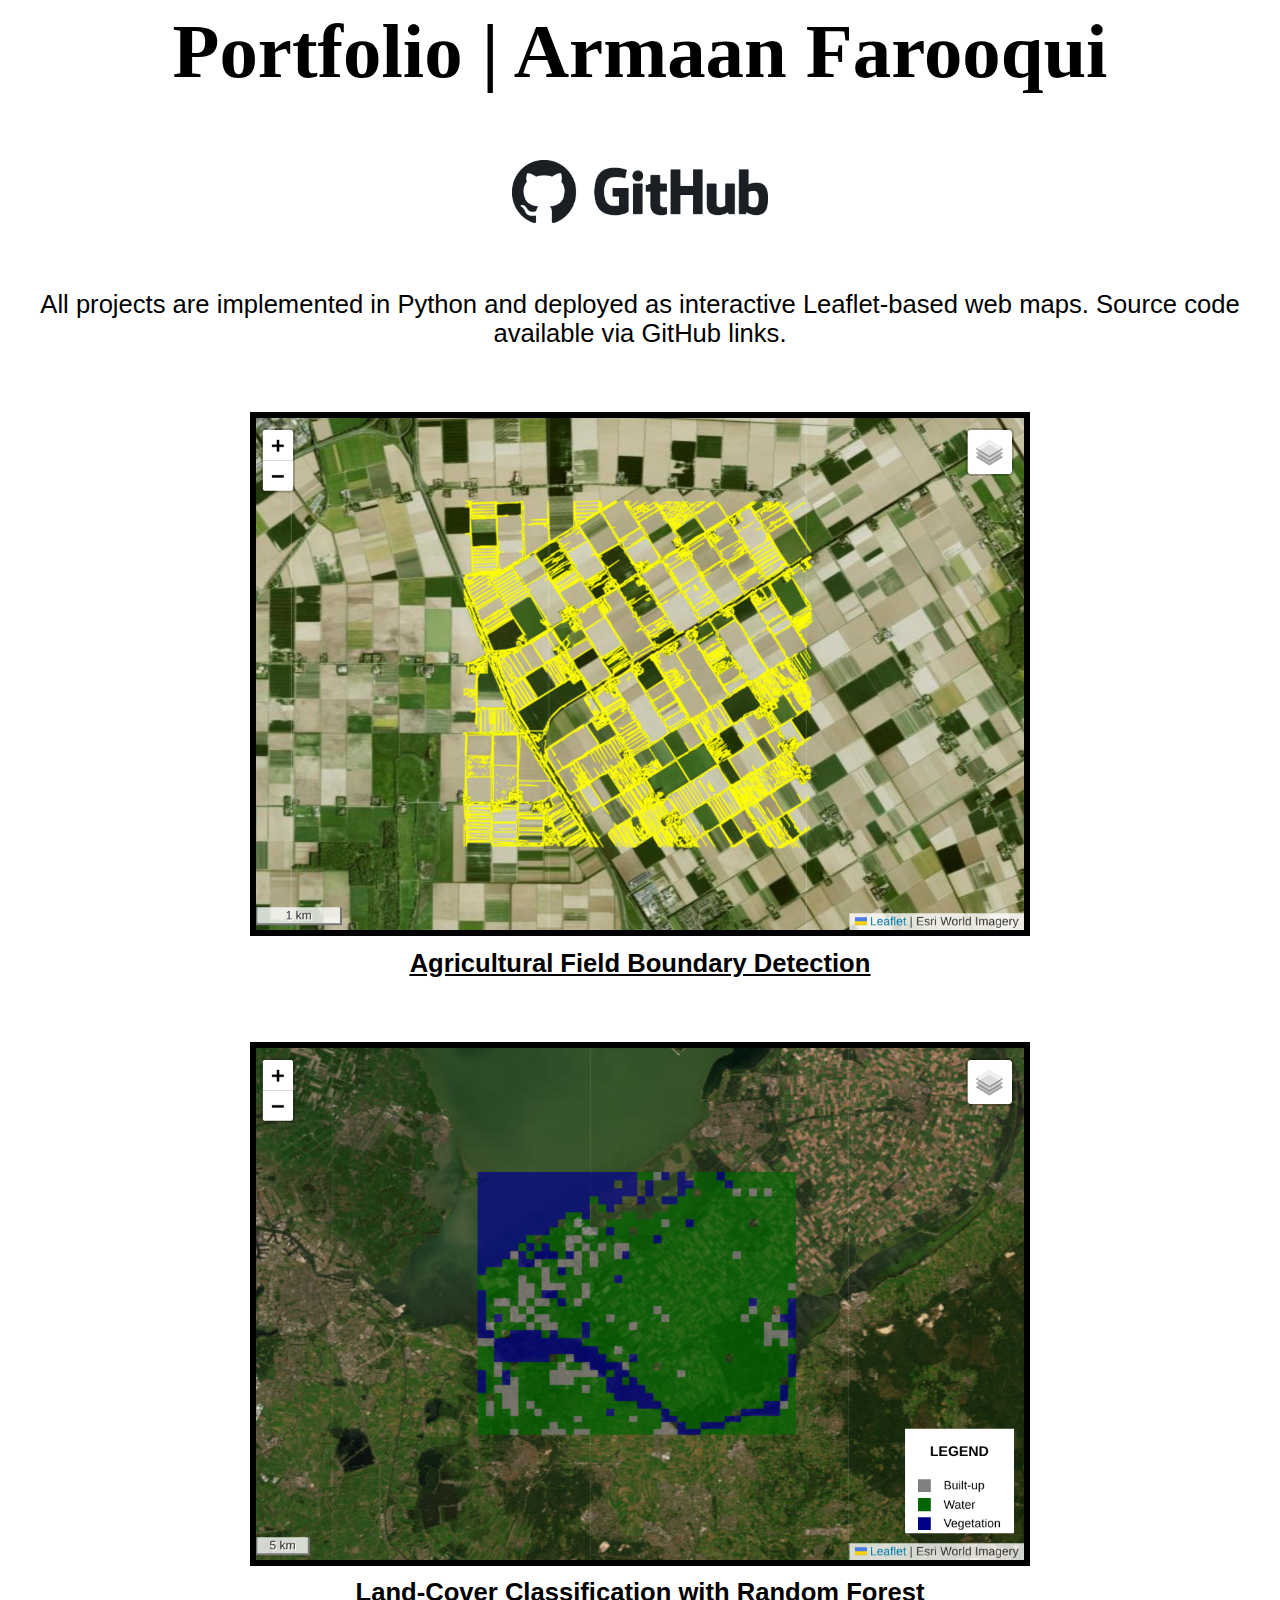
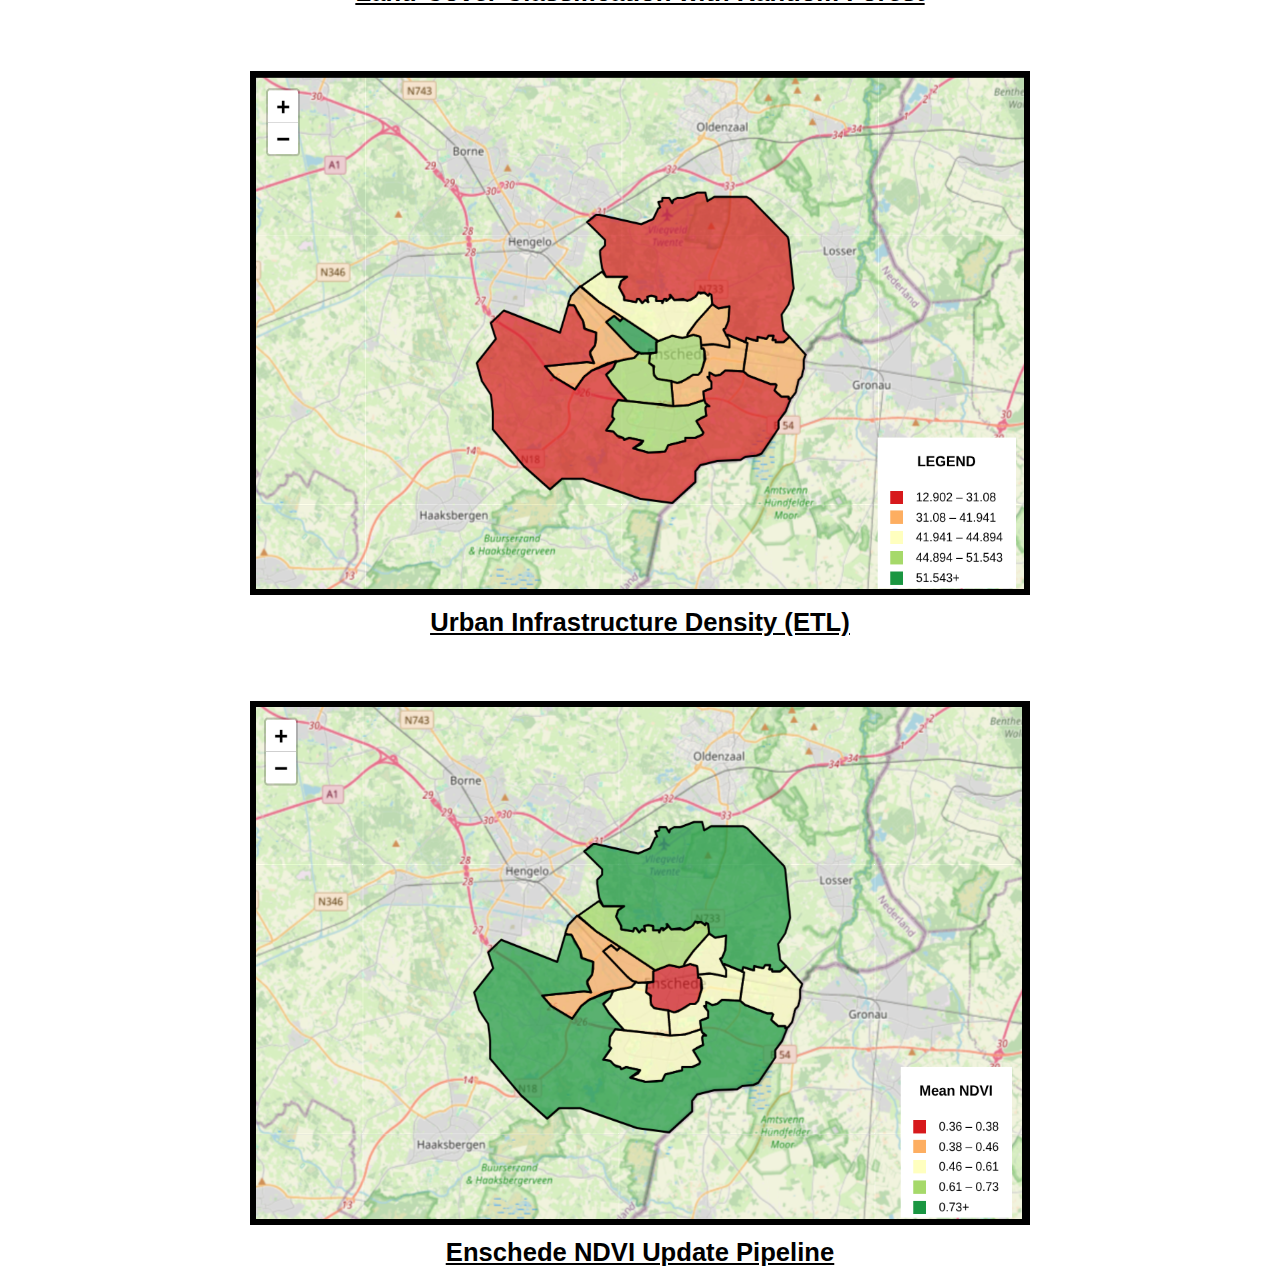
<file: web/html/index.html>
<!DOCTYPE html>
<html>
    <head>
        <link rel="stylesheet" type="text/css" href="../styles/index.css">
        <title>Portfolio | Armaan Farooqui</title>
    </head>
    <body>
        <div id="logo">Portfolio | Armaan Farooqui</div>

        <a href="https://github.com/armaanFarooqui/portfolio">
            <img src="../data/github.png" id="github">
        </a>

        <div id="instructions">All projects are implemented in Python and deployed as interactive Leaflet-based web maps. Source code available via GitHub links.</div>

        <a href="../../field_boundary_detection/html/index.html">
            <div class="container">
                <img class="frame" src="../data/fields.png">
                <div class="title">Agricultural Field Boundary Detection</div>
            </div>
        </a>

        <a href="../../random_forest_lulc/html/index.html">
            <div class="container">
                <img class="frame" src="../data/random_forest.png">
                <div class="title">Land-Cover Classification with Random Forest</div>
            </div>
        </a>

        <a href="../../urban_infrastructure_density/html/index.html">
            <div class="container">
                <img class="frame" src="../data/vector.png">
                <div class="title">Urban Infrastructure Density (ETL)</div>
            </div>
        </a>

        <a href="../../ndvi_update_pipeline/html/index.html">
            <div class="container">
                <img class="frame" src="../data/updates.png">
                <div class="title">Enschede NDVI Update Pipeline</div>
            </div>
        </a>


    </body>
</html>
</file>
<file: web/styles/index.css>
body{
    font-family: sans-serif;
    font-size: 1vw;
    display: flex;
    flex-direction: column;
    align-items: center;
    text-align: center;
    gap: 5vw;
}

a{
    color: black;
}

#logo{
    font-family: serif;
    font-size: 6vw;
    font-weight: bold;
    text-align: center;
}

#github{
    width: 20vw;
}

#instructions{
  font-size: 2vw;
}


.frame{
    width: 60vw;
    height: 40vw;
    border: 0.5vw solid black;
}

.container{
    display: flex;
    flex-direction: column;
    gap: 1vw;
}

.title{
    font-family: sans-serif;
    font-size: 2vw;
    font-weight: bold;
    text-decoration: underline;
}
</file>
